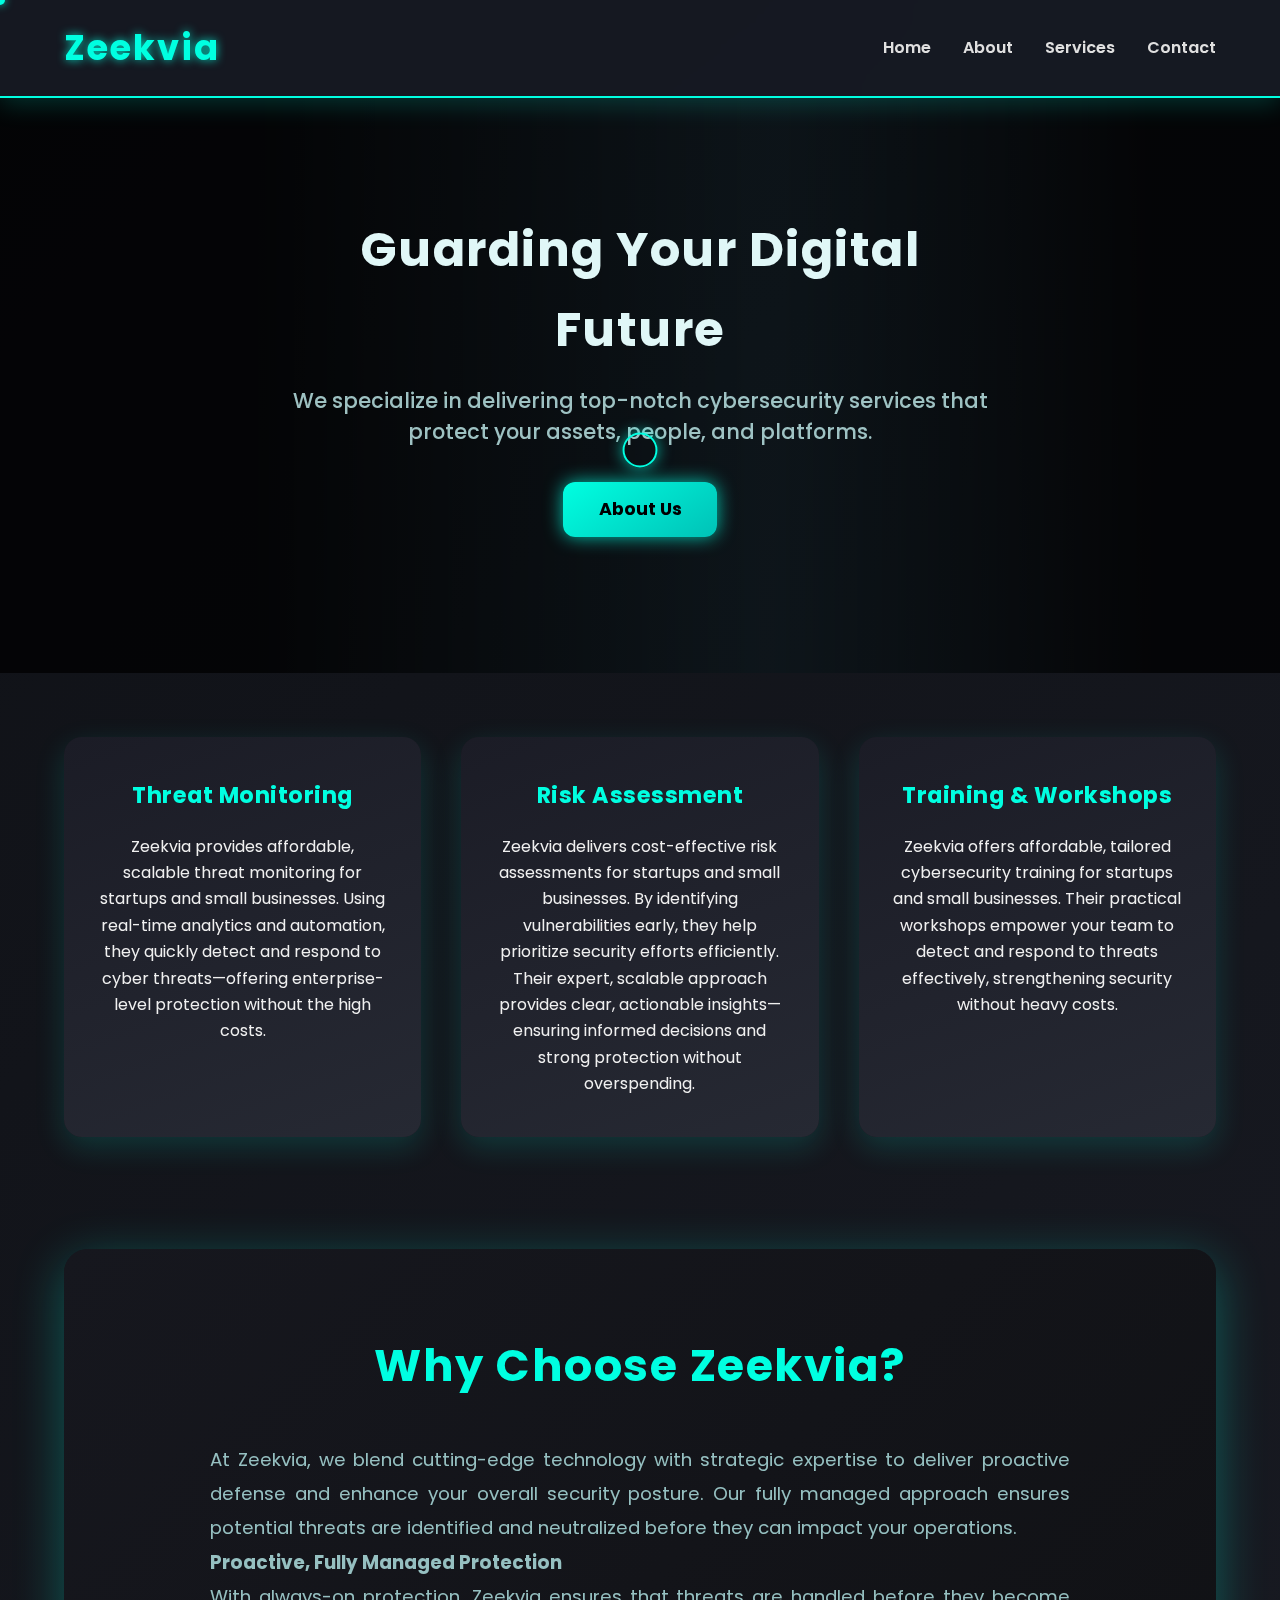
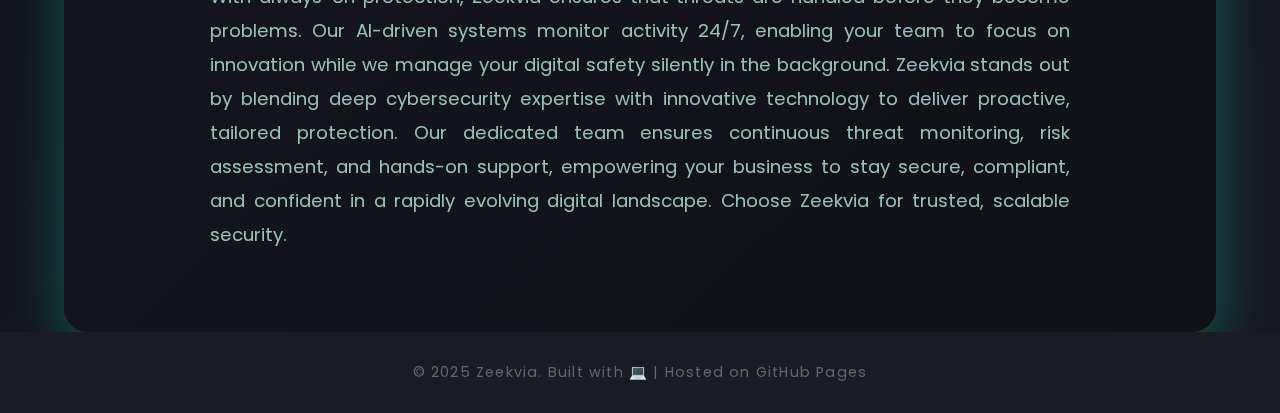
<file: index.html>
<!DOCTYPE html>
<html lang="en">
<head>
  <meta charset="UTF-8" />
  <meta name="viewport" content="width=device-width, initial-scale=1" />
  <meta http-equiv="X-UA-Compatible" content="IE=edge" />
  <title>Zeekvia | Cybersecurity Consultancy</title>
  <link rel="stylesheet" href="./style.css" />
  <style>
    body {
      cursor: none;
    }
    .cursor-dot,
    .cursor-outline {
      position: fixed;
      pointer-events: none;
      z-index: 10000;
      transform: translate(-50%, -50%);
      border-radius: 50%;
      opacity: 0;
      transition: opacity 0.3s ease, transform 0.1s ease;
    }
    .cursor-dot {
      width: 10px;
      height: 10px;
      background-color: #00ffe1;
      box-shadow: 0 0 8px #00ffe1cc;
    }
    .cursor-outline {
      width: 35px;
      height: 35px;
      border: 2px solid #00ffe1;
      opacity: 0.6;
      box-shadow: 0 0 15px #00ffe1aa;
      transition: transform 0.2s ease-out, opacity 0.3s ease;
    }
    body.active-cursor .cursor-dot,
    body.active-cursor .cursor-outline {
      opacity: 1;
    }
    body.cursor-hover .cursor-outline {
      transform: scale(1.8);
      border-color: #ff00d4;
      box-shadow: 0 0 20px #ff00d4;
    }
    /* Make feature articles show pointer cursor */
    .feature {
      cursor: pointer;
    }
  </style>
  <script defer>
    document.addEventListener('DOMContentLoaded', () => {
      const features = document.querySelectorAll('.feature');
      features.forEach(feature => {
        feature.addEventListener('click', () => {
          window.location.href = 'services.html';
        });
      });

      const dot = document.querySelector('.cursor-dot');
      const outline = document.querySelector('.cursor-outline');

      let targetX = window.innerWidth / 2;
      let targetY = window.innerHeight / 2;
      let currentX = targetX;
      let currentY = targetY;
      const delay = 8;

      function showCursor() {
        document.body.classList.add('active-cursor');
      }
      function hideCursor() {
        document.body.classList.remove('active-cursor');
      }

      document.addEventListener('mousemove', e => {
        targetX = e.clientX;
        targetY = e.clientY;
        dot.style.left = `${targetX}px`;
        dot.style.top = `${targetY}px`;
        showCursor();
      });

      window.addEventListener('mouseout', hideCursor);
      window.addEventListener('mouseleave', hideCursor);
      window.addEventListener('mouseenter', showCursor);

      function animate() {
        currentX += (targetX - currentX) / delay;
        currentY += (targetY - currentY) / delay;
        outline.style.left = `${currentX}px`;
        outline.style.top = `${currentY}px`;
        requestAnimationFrame(animate);
      }
      animate();

      const hoverTargets = document.querySelectorAll('a, button, .feature');
      hoverTargets.forEach(el => {
        el.addEventListener('mouseenter', () => {
          document.body.classList.add('cursor-hover');
        });
        el.addEventListener('mouseleave', () => {
          document.body.classList.remove('cursor-hover');
        });
      });
    });
  </script>
</head>
<body class="active-cursor">
  <header class="navbar animate-fade-down" role="banner">
    <div class="container nav-container">
      <a href="index.html" class="logo" aria-label="Zeekvia Home">Zeekvia</a>
      <nav role="navigation" aria-label="Primary Navigation">
        <ul class="nav-links">
          <li><a href="index.html" tabindex="0">Home</a></li>
          <li><a href="about.html" tabindex="0">About</a></li>
          <li><a href="services.html" tabindex="0">Services</a></li>
          <li><a href="contact.html" tabindex="0">Contact</a></li>
        </ul>
      </nav>
    </div>
  </header>

  <main>
    <section class="hero animate-fade-in" role="region" aria-label="Hero Section">
      <div class="container hero-content">
        <h1 class="stylish-text" tabindex="0">Guarding Your Digital Future</h1>
        <p tabindex="0">We specialize in delivering top-notch cybersecurity services that protect your assets, people, and platforms.</p>
        <a href="about.html" class="btn" role="button" tabindex="0">About Us</a>
      </div>
    </section>

    <section class="features container animate-slide-up" role="region" aria-label="Core Services">
      <article class="feature" tabindex="0" aria-label="Threat Monitoring Service">
        <h3>Threat Monitoring</h3>
        <p>Zeekvia provides affordable, scalable threat monitoring for startups and small businesses. Using real-time analytics and automation, they quickly detect and respond to cyber threats—offering enterprise-level protection without the high costs.</p>
      </article>

      <article class="feature" tabindex="0" aria-label="Risk Assessment Service">
        <h3>Risk Assessment</h3>
        <p>Zeekvia delivers cost-effective risk assessments for startups and small businesses. By identifying vulnerabilities early, they help prioritize security efforts efficiently. Their expert, scalable approach provides clear, actionable insights—ensuring informed decisions and strong protection without overspending.</p>
      </article>

      <article class="feature" tabindex="0" aria-label="Training and Workshops">
        <h3>Training & Workshops</h3>
        <p>Zeekvia offers affordable, tailored cybersecurity training for startups and small businesses. Their practical workshops empower your team to detect and respond to threats effectively, strengthening security without heavy costs.</p>
      </article>
    </section>

    <section id="why-choose-us" class="why-choose-us container animate-slide-up" role="region" aria-label="Why Choose Zeekvia">
      <h2 class="stylish-text" tabindex="0">Why Choose Zeekvia?</h2>
      <p tabindex="0">At Zeekvia, we blend cutting-edge technology with strategic expertise to deliver proactive defense and enhance your overall security posture. Our fully managed approach ensures potential threats are identified and neutralized before they can impact your operations.</p>
      <p tabindex="0"><strong>Proactive, Fully Managed Protection</strong><br />
        With always-on protection, Zeekvia ensures that threats are handled before they become problems. Our AI-driven systems monitor activity 24/7, enabling your team to focus on innovation while we manage your digital safety silently in the background. Zeekvia stands out by blending deep cybersecurity expertise with innovative technology to deliver proactive, tailored protection. Our dedicated team ensures continuous threat monitoring, risk assessment, and hands-on support, empowering your business to stay secure, compliant, and confident in a rapidly evolving digital landscape. Choose Zeekvia for trusted, scalable security.
      </p>
    </section>
  </main>

  <footer role="contentinfo" aria-label="Site Footer">
    <p>&copy; 2025 Zeekvia. Built with 💻 | Hosted on GitHub Pages</p>
  </footer>

  <!-- Custom Cursor -->
  <div class="cursor-dot"></div>
  <div class="cursor-outline"></div>
</body>
</html>
</file>
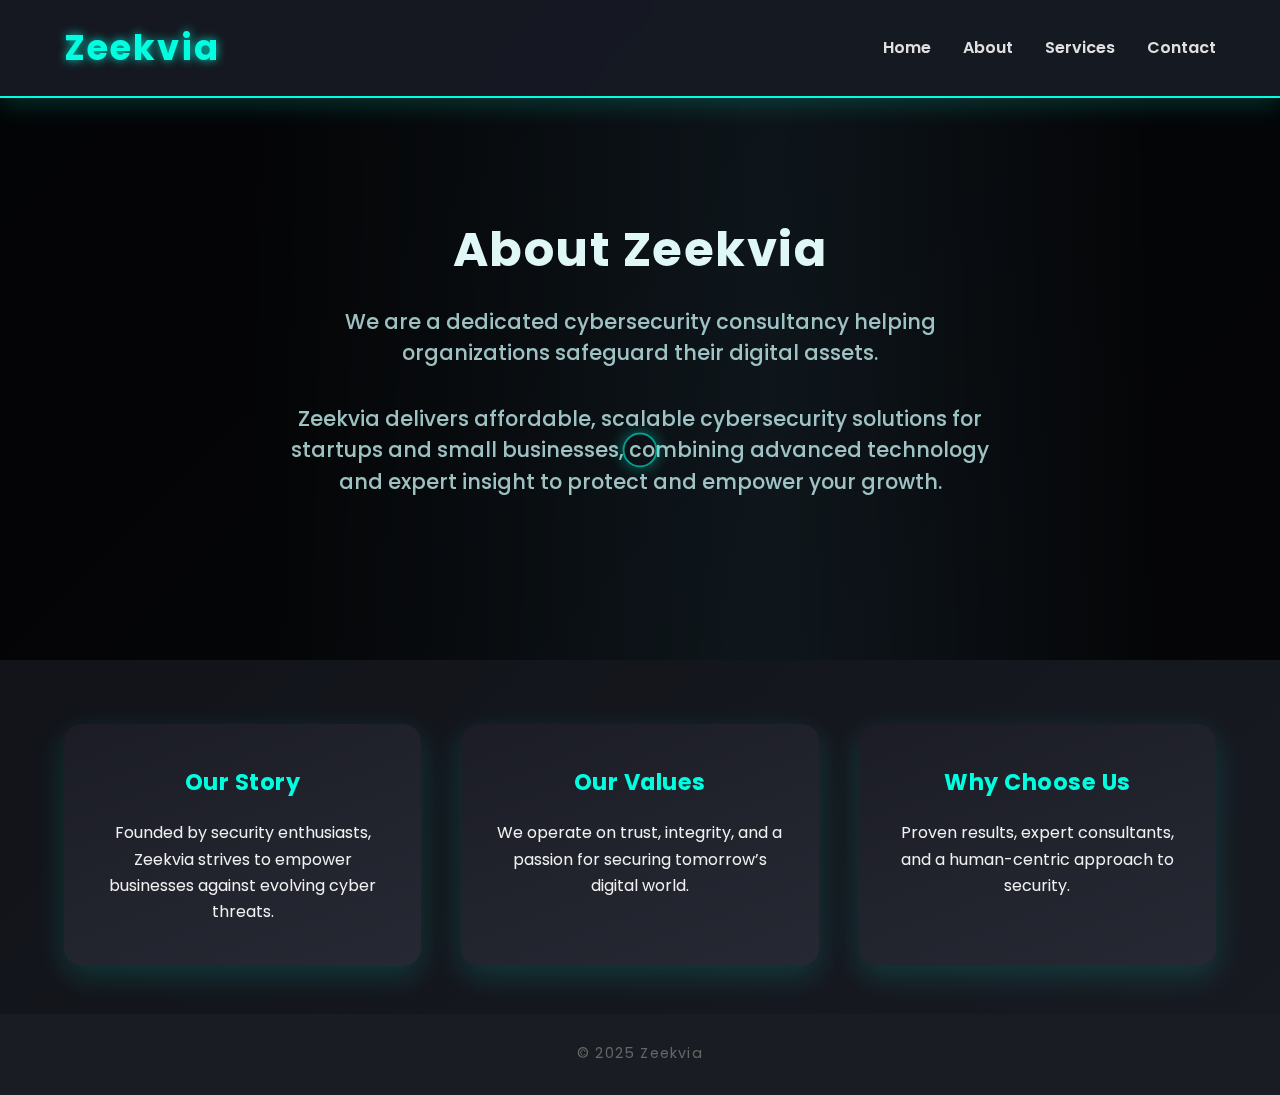
<file: about.html>
<!DOCTYPE html>
<html lang="en">
<head>
  <meta charset="UTF-8" />
  <meta name="viewport" content="width=device-width, initial-scale=1" />
  <meta http-equiv="X-UA-Compatible" content="IE=edge" />
  <title>About | Zeekvia</title>

  <!-- Main site styles -->
  <link rel="stylesheet" href="./style.css" />

  <!-- Minimal additive cursor styles -->
  <style>
    body {
      cursor: none;
    }

    .cursor-dot,
    .cursor-outline {
      position: fixed;
      pointer-events: none;
      z-index: 10000;
      transform: translate(-50%, -50%);
      border-radius: 50%;
      opacity: 0;
      transition: opacity 0.3s ease, transform 0.1s ease;
    }

    .cursor-dot {
      width: 10px;
      height: 10px;
      background-color: #00ffe1;
      box-shadow: 0 0 8px #00ffe1cc;
    }

    .cursor-outline {
      width: 35px;
      height: 35px;
      border: 2px solid #00ffe1;
      opacity: 0.6;
      box-shadow: 0 0 15px #00ffe1aa;
      transition: transform 0.2s ease-out, opacity 0.3s ease;
    }

    body.active-cursor .cursor-dot,
    body.active-cursor .cursor-outline {
      opacity: 1;
    }

    body.cursor-hover .cursor-outline {
      transform: scale(1.8);
      border-color: #ff00d4;
      box-shadow: 0 0 20px #ff00d4;
    }

    /* Make the "Why Choose Us" feature clickable */
    .feature.clickable {
      cursor: pointer;
    }
  </style>
</head>
<body>
  <!-- NAVBAR -->
  <header class="navbar animate-fade-down">
    <div class="container nav-container">
      <a href="index.html" class="logo">Zeekvia</a>
      <nav>
        <ul class="nav-links">
          <li><a href="index.html">Home</a></li>
          <li><a href="about.html" class="active">About</a></li>
          <li><a href="services.html">Services</a></li>
          <li><a href="contact.html">Contact</a></li>
        </ul>
      </nav>
    </div>
  </header>

  <!-- MAIN CONTENT -->
  <main>
    <!-- Hero -->
    <section class="hero animate-fade-in">
      <div class="container hero-content">
        <h1>About Zeekvia</h1>
        <p>We are a dedicated cybersecurity consultancy helping organizations safeguard their digital assets.</p>

        <p>Zeekvia delivers affordable, scalable cybersecurity solutions for startups and small businesses, combining advanced technology and expert insight to protect and empower your growth.</p>
      </div>
    </section>

    <!-- Features -->
    <section class="features container animate-slide-up">
      <div class="feature">
        <h3>Our Story</h3>
        <p>Founded by security enthusiasts, Zeekvia strives to empower businesses against evolving cyber threats.</p>
      </div>
      <div class="feature">
        <h3>Our Values</h3>
        <p>We operate on trust, integrity, and a passion for securing tomorrow’s digital world.</p>
      </div>
      <!-- Make this whole box clickable -->
      <div class="feature clickable" tabindex="0" role="link" aria-label="Why Choose Us - Navigate to homepage">
        <h3>Why Choose Us</h3>
        <p>Proven results, expert consultants, and a human-centric approach to security.</p>
      </div>
    </section>
  </main>

  <!-- FOOTER -->
  <footer>
    <p>&copy; 2025 Zeekvia</p>
  </footer>

  <!-- Custom cursor elements -->
  <div class="cursor-dot"></div>
  <div class="cursor-outline"></div>

  <!-- Custom cursor script + clickable div redirect -->
  <script>
    document.addEventListener('DOMContentLoaded', () => {
      const dot = document.querySelector('.cursor-dot');
      const outline = document.querySelector('.cursor-outline');

      let targetX = window.innerWidth / 2;
      let targetY = window.innerHeight / 2;
      let currentX = targetX;
      let currentY = targetY;
      const delay = 8;

      function showCursor() {
        document.body.classList.add('active-cursor');
      }
      function hideCursor() {
        document.body.classList.remove('active-cursor');
      }

      document.addEventListener('mousemove', e => {
        targetX = e.clientX;
        targetY = e.clientY;
        dot.style.left = `${targetX}px`;
        dot.style.top = `${targetY}px`;
        showCursor();
      });

      window.addEventListener('mouseout', hideCursor);
      window.addEventListener('mouseleave', hideCursor);
      window.addEventListener('mouseenter', showCursor);

      function animate() {
        currentX += (targetX - currentX) / delay;
        currentY += (targetY - currentY) / delay;
        outline.style.left = `${currentX}px`;
        outline.style.top = `${currentY}px`;
        requestAnimationFrame(animate);
      }
      animate();

      const hoverTargets = document.querySelectorAll('a, button, .feature');
      hoverTargets.forEach(el => {
        el.addEventListener('mouseenter', () => {
          document.body.classList.add('cursor-hover');
        });
        el.addEventListener('mouseleave', () => {
          document.body.classList.remove('cursor-hover');
        });
      });

      const whyChooseUsBox = document.querySelector('.feature.clickable');
      whyChooseUsBox.addEventListener('click', () => {
        window.location.href = 'index.html#why-choose-us';
      });
      whyChooseUsBox.addEventListener('keypress', (e) => {
        if (e.key === 'Enter' || e.key === ' ') {
          window.location.href = 'index.html#why-choose-us';
        }
      });
    });
  </script>
</body>
</html>
</file>
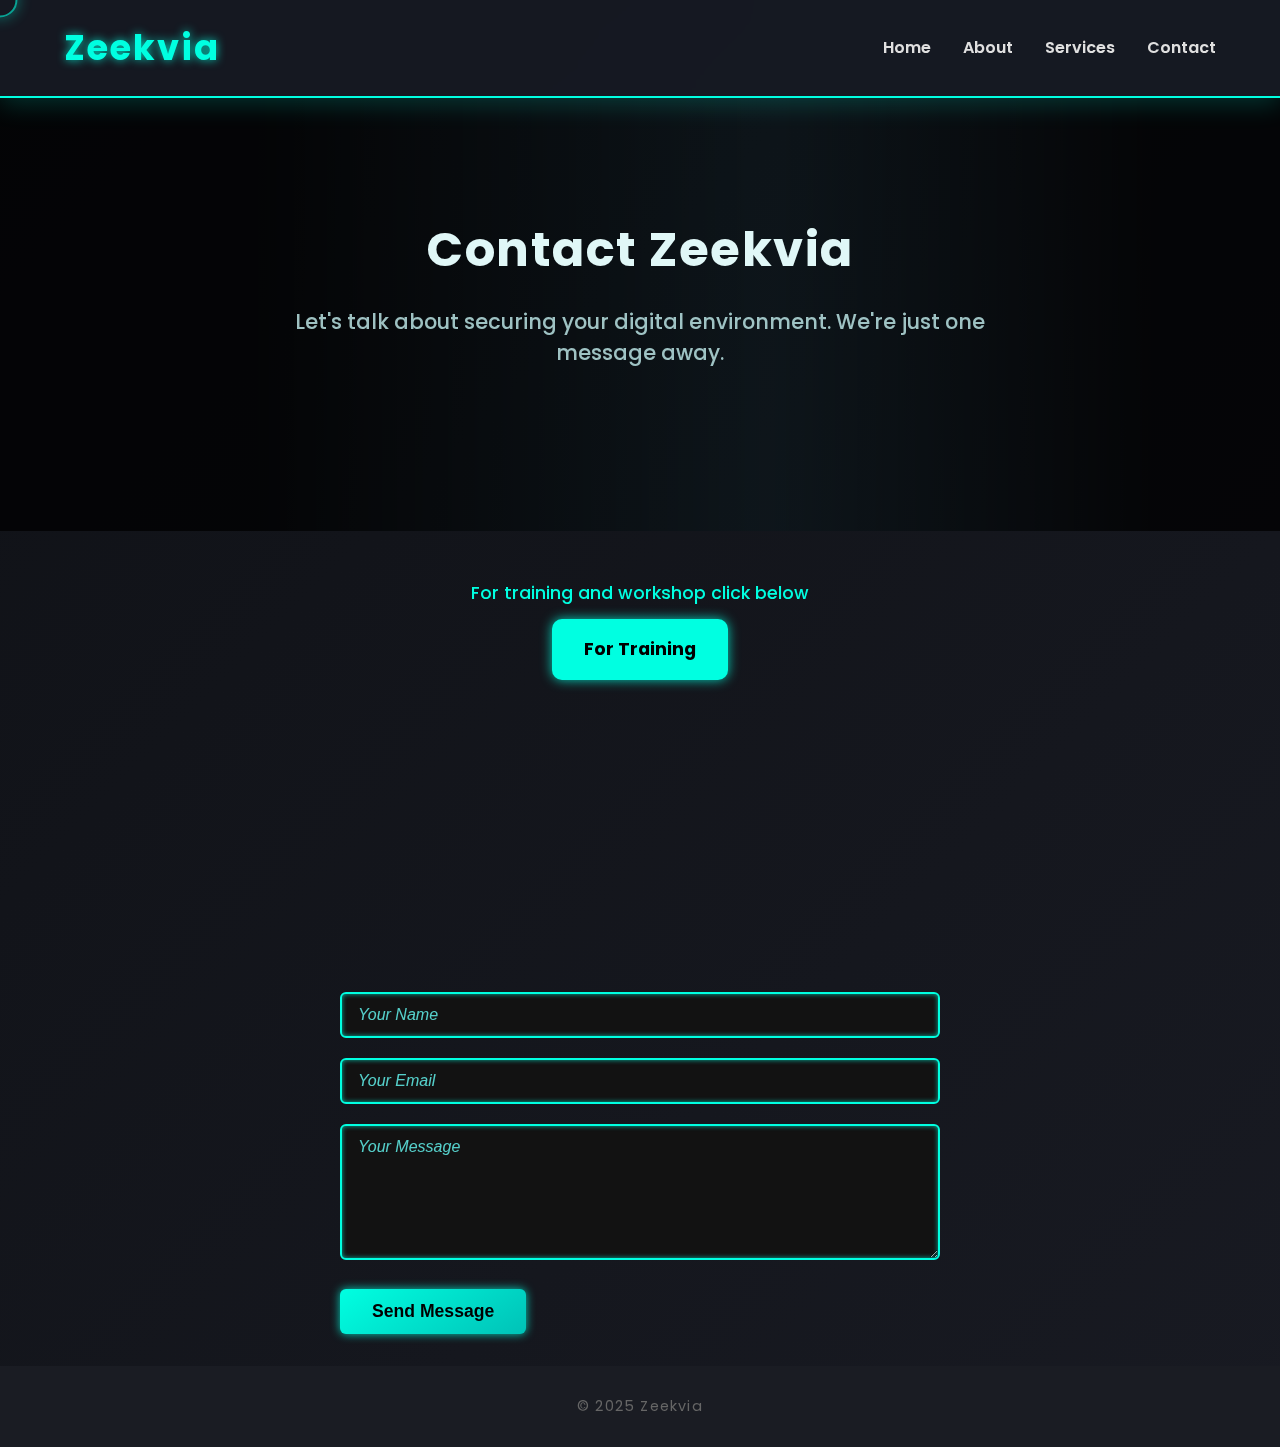
<file: contact.html>
<!DOCTYPE html>
<html lang="en">
<head>
  <meta charset="UTF-8" />
  <meta name="viewport" content="width=device-width, initial-scale=1" />
  <meta http-equiv="X-UA-Compatible" content="IE=edge" />
  <title>Contact | Zeekvia</title>

  <link rel="stylesheet" href="./style.css" />

  <style>
    body {
      cursor: none;
    }

    .cursor-dot, .cursor-outline {
      position: fixed;
      pointer-events: none;
      z-index: 10000;
      transform: translate(-50%, -50%);
      border-radius: 50%;
      opacity: 0;
      transition: opacity 0.3s ease, transform 0.1s ease;
    }

    .cursor-dot {
      width: 10px;
      height: 10px;
      background-color: #00ffe1;
      box-shadow: 0 0 8px #00ffe1cc;
    }

    .cursor-outline {
      width: 35px;
      height: 35px;
      border: 2px solid #00ffe1;
      opacity: 0.6;
      box-shadow: 0 0 15px #00ffe1aa;
      transition: transform 0.2s ease-out, opacity 0.3s ease;
    }

    body.active-cursor .cursor-dot,
    body.active-cursor .cursor-outline {
      opacity: 1;
    }

    body.cursor-hover .cursor-outline {
      transform: scale(1.8);
      border-color: #ff00d4;
      box-shadow: 0 0 20px #ff00d4;
    }

    .hidden {
      display: none;
    }

    .training-section {
      text-align: center;
      margin: 3rem auto 1rem;
    }

    .training-section p {
      font-size: 1.1rem;
      font-weight: 500;
      color: #00ffe1;
      margin-bottom: 0.7rem;
    }

    .training-button {
      display: inline-block;
      padding: 1rem 2rem;
      background-color: #00ffe1;
      color: #000;
      font-size: 1.1rem;
      font-weight: bold;
      border-radius: 10px;
      text-decoration: none;
      box-shadow: 0 0 12px #00ffe1cc;
      transition: transform 0.2s ease, box-shadow 0.3s ease;
    }

    .training-button:hover {
      transform: scale(1.05);
      box-shadow: 0 0 20px #00ffe1;
    }
  </style>
</head>
<body>
  <!-- NAVBAR -->
  <header class="navbar animate-fade-down">
    <div class="container nav-container">
      <a href="index.html" class="logo">Zeekvia</a>
      <nav>
        <ul class="nav-links">
          <li><a href="index.html">Home</a></li>
          <li><a href="about.html">About</a></li>
          <li><a href="services.html">Services</a></li>
          <li><a href="contact.html" class="active">Contact</a></li>
        </ul>
      </nav>
    </div>
  </header>

  <!-- MAIN CONTENT -->
  <main>
    <section class="hero animate-fade-in">
      <div class="container hero-content">
        <h1>Contact Zeekvia</h1>
        <p>Let's talk about securing your digital environment. We're just one message away.</p>
      </div>
    </section>

    <!-- Training Section -->
    <div class="training-section">
      <p>For training and workshop click below</p>
      <a
        href="https://forms.gle/WYprSi2zrA2h785T7"
        target="_blank"
        class="training-button"
      >
        For Training
      </a>
    </div>

<p>
</p>
<br>
</br>
<p>
</p>
<br>
</br>
<p>
</p>
<br>
</br>
<p>
</p>
<br>
</br>
<p>
</p>
<br>
</br>
    <!-- Contact Form -->
    <section class="container animate-slide-up" style="max-width: 600px; margin: 2rem auto;">
      <form
        name="contact"
        method="POST"
        data-netlify="true"
        netlify-honeypot="bot-field"
        action="thankyou.html"
        class="contact-form"
        aria-label="Contact form"
      >
        <input type="hidden" name="form-name" value="contact" />
        <p class="hidden">
          <label>Don’t fill this out if you’re human: <input name="bot-field" /></label>
        </p>

        <input type="text" name="name" placeholder="Your Name" required autocomplete="name" />
        <input type="email" name="email" placeholder="Your Email" required autocomplete="email" />
        <textarea name="message" placeholder="Your Message" rows="6" required></textarea>
        <button type="submit" class="btn">Send Message</button>
      </form>
    </section>
  </main>

  <footer>
    <p>&copy; 2025 Zeekvia</p>
  </footer>

  <div class="cursor-dot"></div>
  <div class="cursor-outline"></div>

  <!-- Cursor Script -->
  <script>
    document.addEventListener('DOMContentLoaded', () => {
      const dot = document.querySelector('.cursor-dot');
      const outline = document.querySelector('.cursor-outline');
      let targetX = 0, targetY = 0, currentX = 0, currentY = 0;
      const delay = 8;
      let hasMoved = false;

      function animate() {
        if (hasMoved) {
          currentX += (targetX - currentX) / delay;
          currentY += (targetY - currentY) / delay;
          outline.style.left = currentX + 'px';
          outline.style.top = currentY + 'px';
        }
        requestAnimationFrame(animate);
      }
      animate();

      document.addEventListener('mousemove', e => {
        targetX = e.clientX;
        targetY = e.clientY;
        dot.style.left = targetX + 'px';
        dot.style.top = targetY + 'px';
        if (!hasMoved) {
          hasMoved = true;
          document.body.classList.add('active-cursor');
        }
      });

      window.addEventListener('mouseleave', () => document.body.classList.remove('active-cursor'));
      window.addEventListener('mouseenter', () => {
        if (hasMoved) document.body.classList.add('active-cursor');
      });

      const hoverTargets = document.querySelectorAll('a, button, .btn, .feature');
      hoverTargets.forEach(el => {
        el.addEventListener('mouseenter', () => document.body.classList.add('cursor-hover'));
        el.addEventListener('mouseleave', () => document.body.classList.remove('cursor-hover'));
      });
    });
  </script>
</body>
</html>
</file>
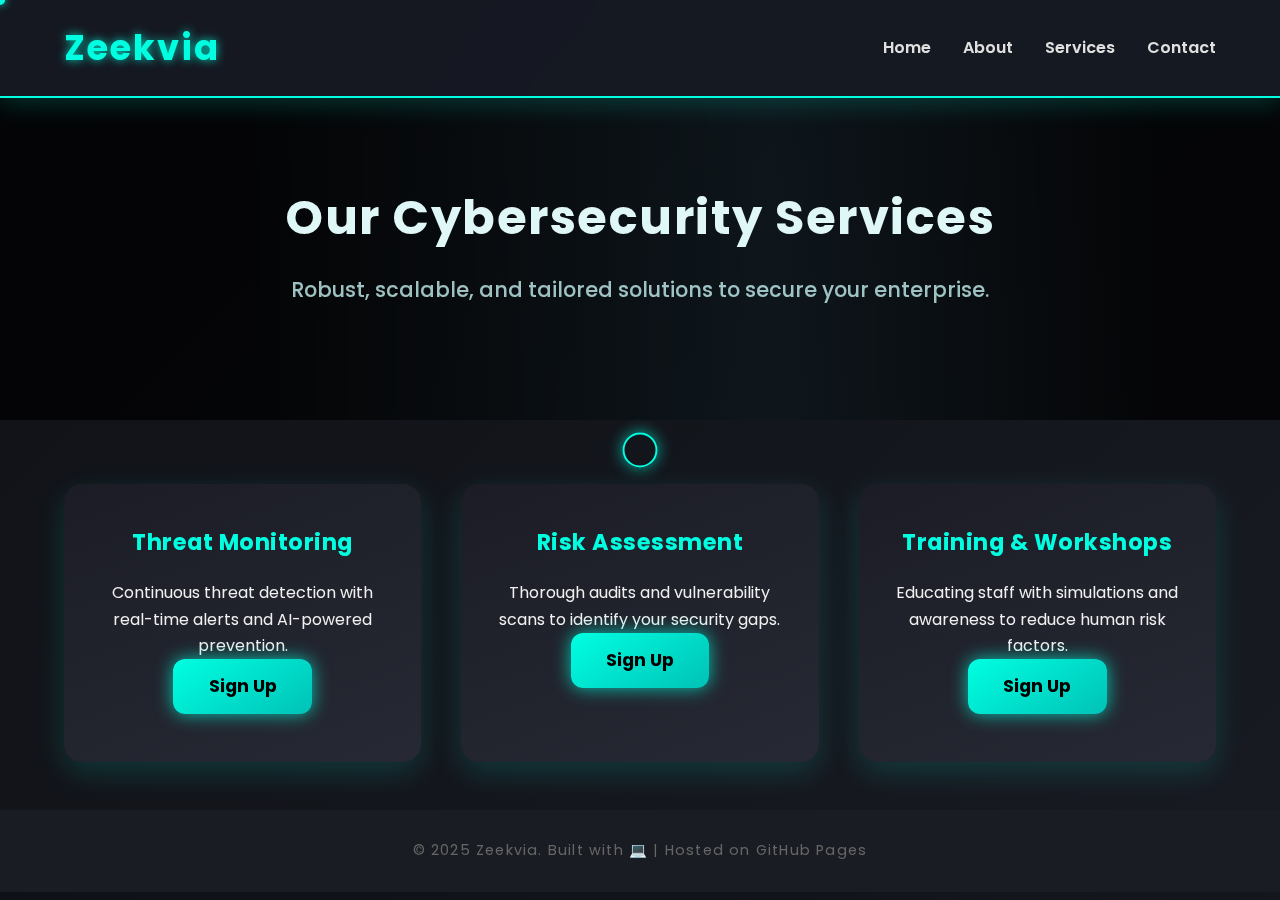
<file: services.html>
<!DOCTYPE html>
<html lang="en">
<head>
  <meta charset="UTF-8" />
  <meta name="viewport" content="width=device-width, initial-scale=1" />
  <meta http-equiv="X-UA-Compatible" content="IE=edge" />
  <title>Services | Zeekvia</title>
  <link rel="stylesheet" href="./style.css" />
  <style>
    body {
      cursor: none;
    }
    .cursor-dot,
    .cursor-outline {
      position: fixed;
      pointer-events: none;
      z-index: 10000;
      transform: translate(-50%, -50%);
      border-radius: 50%;
      opacity: 0;
      transition: opacity 0.3s ease, transform 0.1s ease;
    }
    .cursor-dot {
      width: 10px;
      height: 10px;
      background-color: #00ffe1;
      box-shadow: 0 0 8px #00ffe1cc;
    }
    .cursor-outline {
      width: 35px;
      height: 35px;
      border: 2px solid #00ffe1;
      opacity: 0.6;
      box-shadow: 0 0 15px #00ffe1aa;
      transition: transform 0.2s ease-out, opacity 0.3s ease;
    }
    body.active-cursor .cursor-dot,
    body.active-cursor .cursor-outline {
      opacity: 1;
    }
    body.cursor-hover .cursor-outline {
      transform: scale(1.8);
      border-color: #ff00d4;
      box-shadow: 0 0 20px #ff00d4;
    }
    a, .btn-signup {
      cursor: pointer;
    }
  </style>
  <script defer>
    document.addEventListener('DOMContentLoaded', () => {
      const dot = document.querySelector('.cursor-dot');
      const outline = document.querySelector('.cursor-outline');

      let targetX = window.innerWidth / 2;
      let targetY = window.innerHeight / 2;
      let currentX = targetX;
      let currentY = targetY;
      const delay = 8;

      function showCursor() {
        document.body.classList.add('active-cursor');
      }
      function hideCursor() {
        document.body.classList.remove('active-cursor');
      }

      document.addEventListener('mousemove', e => {
        targetX = e.clientX;
        targetY = e.clientY;
        dot.style.left = `${targetX}px`;
        dot.style.top = `${targetY}px`;
        showCursor();
      });

      window.addEventListener('mouseout', hideCursor);
      window.addEventListener('mouseleave', hideCursor);
      window.addEventListener('mouseenter', showCursor);

      function animate() {
        currentX += (targetX - currentX) / delay;
        currentY += (targetY - currentY) / delay;
        outline.style.left = `${currentX}px`;
        outline.style.top = `${currentY}px`;
        requestAnimationFrame(animate);
      }
      animate();

      const hoverTargets = document.querySelectorAll('a, .btn-signup');
      hoverTargets.forEach(el => {
        el.addEventListener('mouseenter', () => {
          document.body.classList.add('cursor-hover');
        });
        el.addEventListener('mouseleave', () => {
          document.body.classList.remove('cursor-hover');
        });
      });
    });
  </script>
</head>
<body class="active-cursor">
  <!-- NAVBAR -->
  <header class="navbar animate-fade-down">
    <div class="container nav-container">
      <a href="index.html" class="logo">Zeekvia</a>
      <nav>
        <ul class="nav-links">
          <li><a href="index.html">Home</a></li>
          <li><a href="about.html">About</a></li>
          <li><a href="services.html" class="active">Services</a></li>
          <li><a href="contact.html">Contact</a></li>
        </ul>
      </nav>
    </div>
  </header>

  <main>
    <!-- HERO SECTION -->
    <section class="hero animate-fade-in" style="padding: 5rem 0;">
      <div class="container hero-content">
        <h1 class="stylish-text">Our Cybersecurity Services</h1>
        <p>Robust, scalable, and tailored solutions to secure your enterprise.</p>
      </div>
    </section>

    <!-- SERVICES SECTION -->
    <section class="features container animate-slide-up" aria-label="List of cybersecurity services">

      <div class="feature">
        <h3>Threat Monitoring</h3>
        <p>
         Continuous threat detection with real-time alerts and AI-powered prevention.
        </p>
        <a href="contact.html" class="btn-signup">Sign Up</a>
      </div>

      <div class="feature">
        <h3>Risk Assessment</h3>
        <p>Thorough audits and vulnerability scans to identify your security gaps.</p>
        <a href="contact.html" class="btn-signup">Sign Up</a>
      </div>

      <div class="feature">
        <h3>Training & Workshops</h3>
        <p>Educating staff with simulations and awareness to reduce human risk factors.</p>
        <a href="contact.html" class="btn-signup">Sign Up</a>
      </div>

    </section>
  </main>

  <!-- FOOTER -->
  <footer>
    <p>&copy; 2025 Zeekvia. Built with 💻 | Hosted on GitHub Pages</p>
  </footer>

  <!-- CUSTOM CURSOR -->
  <div class="cursor-dot"></div>
  <div class="cursor-outline"></div>
</body>
</html>
</file>
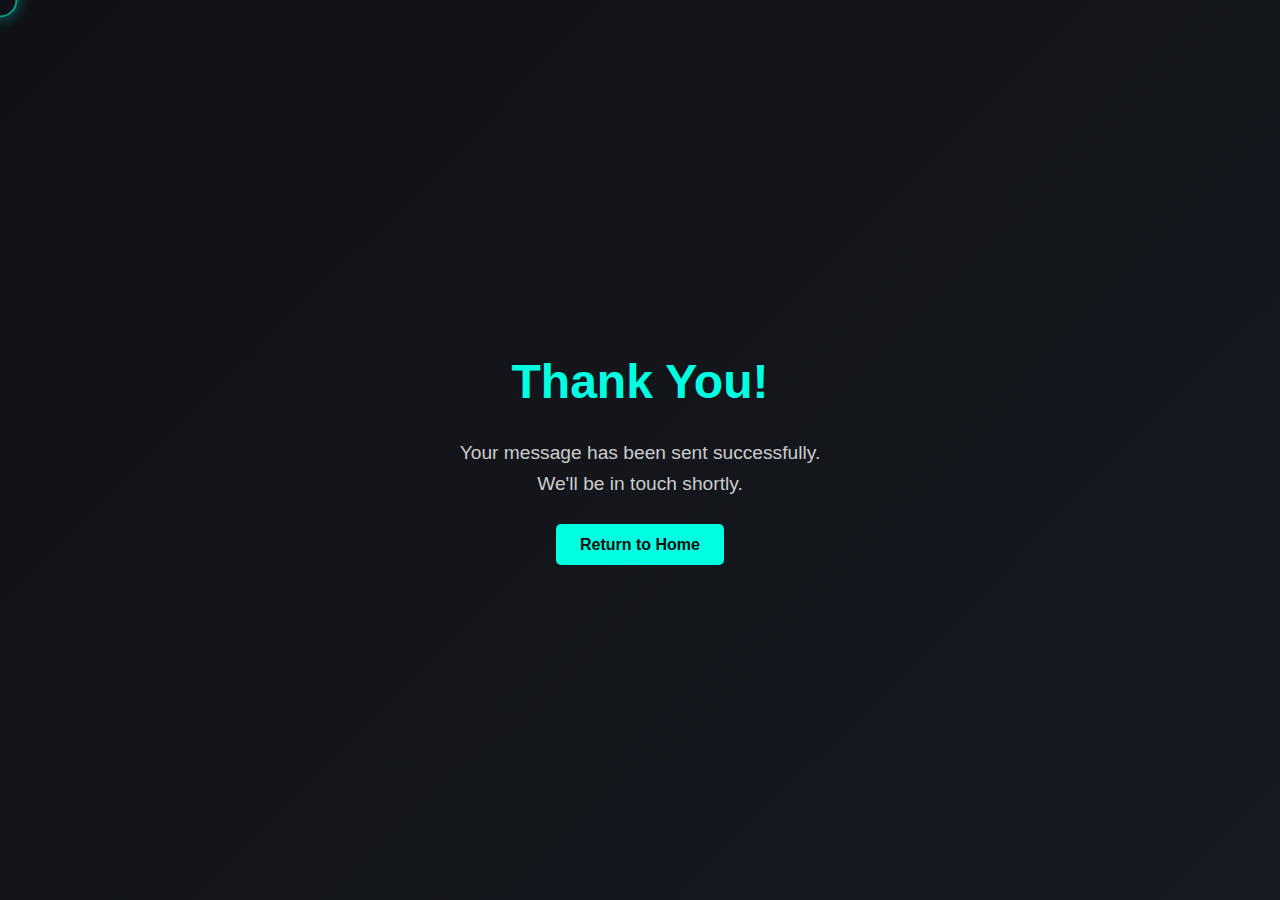
<file: thankyou.html>
<!DOCTYPE html>
<html lang="en">
<head>
  <meta charset="UTF-8" />
  <meta name="viewport" content="width=device-width, initial-scale=1" />
  <meta http-equiv="X-UA-Compatible" content="IE=edge" />
  <title>Thank You | Zeekvia</title>

  <link rel="stylesheet" href="./style.css" />

  <style>
    body {
      margin: 0;
      font-family: 'Segoe UI', Tahoma, Geneva, Verdana, sans-serif;
      background-color: #0f0f0f;
      color: #ffffff;
      display: flex;
      flex-direction: column;
      align-items: center;
      justify-content: center;
      height: 100vh;
      text-align: center;
      cursor: none;
    }

    h1 {
      font-size: 3rem;
      color: #00ffe1;
      margin-bottom: 1rem;
    }

    p {
      font-size: 1.2rem;
      color: #ccc;
      margin-bottom: 2rem;
    }

    a {
      padding: 0.75rem 1.5rem;
      background-color: #00ffe1;
      color: #0f0f0f;
      text-decoration: none;
      font-weight: bold;
      border-radius: 5px;
      transition: background-color 0.3s ease;
    }

    a:hover {
      background-color: #ff00d4;
      color: #fff;
    }

    .cursor-dot,
    .cursor-outline {
      position: fixed;
      pointer-events: none;
      z-index: 10000;
      transform: translate(-50%, -50%);
      border-radius: 50%;
      opacity: 0;
      transition: opacity 0.3s ease, transform 0.1s ease;
    }

    .cursor-dot {
      width: 10px;
      height: 10px;
      background-color: #00ffe1;
      box-shadow: 0 0 8px #00ffe1cc;
    }

    .cursor-outline {
      width: 35px;
      height: 35px;
      border: 2px solid #00ffe1;
      opacity: 0.6;
      box-shadow: 0 0 15px #00ffe1aa;
      transition: transform 0.2s ease-out, opacity 0.3s ease;
    }

    body.active-cursor .cursor-dot,
    body.active-cursor .cursor-outline {
      opacity: 1;
    }

    body.cursor-hover .cursor-outline {
      transform: scale(1.8);
      border-color: #ff00d4;
      box-shadow: 0 0 20px #ff00d4;
    }
  </style>
</head>
<body>
  <div>
    <h1>Thank You!</h1>
    <p>Your message has been sent successfully.<br />We'll be in touch shortly.</p>
    <a href="index.html">Return to Home</a>
  </div>

  <div class="cursor-dot"></div>
  <div class="cursor-outline"></div>

  <script>
    document.addEventListener('DOMContentLoaded', () => {
      const dot = document.querySelector('.cursor-dot');
      const outline = document.querySelector('.cursor-outline');
      let targetX = 0, targetY = 0, currentX = 0, currentY = 0;
      const delay = 8;
      let hasMoved = false;

      function animate() {
        if (hasMoved) {
          currentX += (targetX - currentX) / delay;
          currentY += (targetY - currentY) / delay;
          outline.style.left = currentX + 'px';
          outline.style.top = currentY + 'px';
        }
        requestAnimationFrame(animate);
      }
      animate();

      document.addEventListener('mousemove', e => {
        targetX = e.clientX;
        targetY = e.clientY;
        dot.style.left = targetX + 'px';
        dot.style.top = targetY + 'px';

        if (!hasMoved) {
          hasMoved = true;
          document.body.classList.add('active-cursor');
        }
      });

      window.addEventListener('mouseleave', () => {
        document.body.classList.remove('active-cursor');
      });

      window.addEventListener('mouseenter', () => {
        if (hasMoved) {
          document.body.classList.add('active-cursor');
        }
      });

      const hoverTargets = document.querySelectorAll('a, button');
      hoverTargets.forEach(el => {
        el.addEventListener('mouseenter', () => {
          document.body.classList.add('cursor-hover');
        });
        el.addEventListener('mouseleave', () => {
          document.body.classList.remove('cursor-hover');
        });
      });
    });
  </script>
</body>
</html>
</file>
<file: style.css>
@import url('https://fonts.googleapis.com/css2?family=Poppins:wght@500;600&display=swap');

/* Reset & Base Styles */
*,
*::before,
*::after {
  margin: 0;
  padding: 0;
  box-sizing: border-box;
  transition: background-color 0.35s ease, color 0.35s ease, box-shadow 0.35s ease, transform 0.35s ease;
}

html {
  scroll-behavior: smooth;
  font-size: 16px;
  -webkit-font-smoothing: antialiased;
  -moz-osx-font-smoothing: grayscale;
}

body {
  font-family: 'Poppins', sans-serif;
  background: linear-gradient(135deg, #0f1116, #181a22);
  color: #f0f0f0;
  line-height: 1.65;
  cursor: none;
  overflow-x: hidden;
}

/* Container */
.container {
  width: 90%;
  max-width: 1200px;
  margin: 0 auto;
}

/* Navigation */
.navbar {
  position: sticky;
  top: 0;
  z-index: 1100;
  background: rgba(22, 25, 34, 0.9);
  backdrop-filter: saturate(180%) blur(22px);
  padding: 1.2rem 0;
  box-shadow: 0 5px 25px rgba(0, 255, 225, 0.2);
  border-bottom: 2px solid #00ffe1;
  animation: fadeInDown 1s ease forwards;
}

.nav-container {
  display: flex;
  justify-content: space-between;
  align-items: center;
}

.logo {
  font-size: 2.2rem;
  font-weight: 700;
  color: #00ffe1;
  text-decoration: none;
  letter-spacing: 2px;
  text-shadow: 0 0 10px #00ffe1cc;
  user-select: none;
  cursor: default;
}

.nav-links {
  display: flex;
  gap: 2rem;
  list-style: none;
}

.nav-links li a {
  color: #e0e0e0;
  font-weight: 600;
  text-decoration: none;
  position: relative;
  padding: 0.25rem 0;
  transition: color 0.3s ease, text-shadow 0.3s ease;
  user-select: none;
}

.nav-links li a:hover,
.nav-links li a:focus {
  color: #00ffe1;
  text-shadow: 0 0 12px #00ffe1dd;
  outline: none;
}

.nav-links li a::after {
  content: '';
  position: absolute;
  bottom: -6px;
  left: 0;
  width: 0;
  height: 3px;
  background: #00ffe1;
  border-radius: 2px;
  transition: width 0.4s cubic-bezier(0.25, 1, 0.5, 1);
}

.nav-links li a:hover::after,
.nav-links li a:focus::after {
  width: 100%;
}

/* Hero Section */
.hero {
  position: relative;
  background: url('https://images.unsplash.com/photo-1620332371083-94d21bc63317?auto=format&fit=crop&w=1470&q=80') no-repeat center center / cover;
  padding: 7rem 1rem 8rem;
  text-align: center;
  overflow: hidden;
  color: #e0f7f7;
}

.hero::before {
  content: "";
  position: absolute;
  inset: 0;
  background: linear-gradient(90deg, rgba(15, 17, 22, 0.85) 20%, rgba(0, 255, 225, 0.3) 60%, rgba(15, 17, 22, 0.85) 90%);
  z-index: 0;
  mix-blend-mode: multiply;
}

.hero-content {
  position: relative;
  z-index: 1;
  max-width: 720px;
  margin: 0 auto;
}

.hero h1 {
  font-size: 3rem;
  font-weight: 700;
  letter-spacing: 1.5px;
  margin-bottom: 1rem;
  cursor: pointer;
  transition: transform 0.5s ease, color 0.5s ease, text-shadow 0.5s ease;
  user-select: none;
}

.hero h1:hover {
  color: #00ffe1;
  transform: scale(1.12) rotate(-1deg);
  text-shadow: 0 0 15px #00ffe1cc;
}

.hero p {
  font-size: 1.3rem;
  font-weight: 500;
  line-height: 1.5;
  margin-bottom: 2.2rem;
  color: #c4f0f0cc;
  user-select: none;
}

/* Buttons */
.btn,
.btn-signup {
  position: relative;
  display: inline-block;
  background: linear-gradient(145deg, #00ffe1, #00c2b7);
  color: #000;
  padding: 0.8rem 2.2rem;
  border-radius: 12px;
  font-weight: 700;
  font-size: 1.1rem;
  box-shadow: 0 0 18px #00ffe1bb;
  cursor: pointer;
  user-select: none;
  border: none;
  overflow: hidden;
  transition: background 0.4s ease, box-shadow 0.4s ease, transform 0.3s ease;
  text-align: center;
  text-decoration: none;
}

.btn:hover,
.btn-signup:hover,
.btn:focus,
.btn-signup:focus {
  background: linear-gradient(145deg, #00ccba, #009984);
  box-shadow: 0 0 28px #00ffe1ee;
  transform: scale(1.07);
  outline: none;
}

.btn:active,
.btn-signup:active {
  transform: scale(0.95);
  box-shadow: 0 0 16px #00b49dcc;
}

.btn::after {
  content: "";
  position: absolute;
  background: rgba(0, 255, 225, 0.45);
  border-radius: 50%;
  width: 120px;
  height: 120px;
  top: 50%;
  left: 50%;
  pointer-events: none;
  opacity: 0;
  transform: translate(-50%, -50%) scale(0);
  transition: transform 0.5s ease, opacity 0.8s ease;
  z-index: 0;
}

.btn:active::after {
  transform: translate(-50%, -50%) scale(2.5);
  opacity: 1;
  transition: 0s;
}

/* Features Section */
.features {
  display: flex;
  flex-wrap: wrap;
  gap: 2.5rem;
  justify-content: space-between;
  padding: 4rem 0 3rem;
}

.feature {
  flex: 1 1 280px;
  background: linear-gradient(160deg, #1b1c26, #262933);
  padding: 2.5rem 2rem;
  border-radius: 18px;
  text-align: center;
  box-shadow: 0 10px 30px rgba(0, 255, 225, 0.15);
  transition: transform 0.45s ease, box-shadow 0.45s ease;
  cursor: default;
  user-select: none;
}

.feature:hover {
  transform: translateY(-14px);
  box-shadow: 0 20px 40px rgba(0, 255, 225, 0.4);
}

.feature h3 {
  color: #00ffe1;
  font-weight: 700;
  margin-bottom: 1.2rem;
  font-size: 1.4rem;
  letter-spacing: 0.5px;
}

/* Why Choose Us Section */
.why-choose-us {
  background: linear-gradient(135deg, #16171e, #101114);
  padding: 5rem 3rem 5rem;
  margin-top: 4rem;
  border-radius: 24px;
  box-shadow: 0 12px 50px rgba(0, 255, 225, 0.3);
  text-align: center;
  user-select: none;
}

.why-choose-us h2 {
  font-size: 2.8rem;
  color: #00ffe1;
  font-weight: 700;
  margin-bottom: 2.5rem;
  letter-spacing: 1.5px;
  cursor: pointer;
  transition: transform 0.4s ease, text-shadow 0.4s ease;
}

.why-choose-us h2:hover {
  transform: scale(1.15);
  text-shadow: 0 0 20px #00ffe1dd;
}

.why-choose-us p {
  font-size: 1.15rem;
  max-width: 860px;
  margin: 0 auto;
  line-height: 1.85;
  color: #b7ebebcc;
  text-align: justify;
}

/* Footer */
footer {
  background-color: #1a1c23;
  text-align: center;
  padding: 1.8rem 0;
  font-size: 0.9rem;
  color: #666;
  letter-spacing: 1.2px;
  user-select: none;
}

/* Custom Cursor */
.cursor-dot,
.cursor-outline {
  position: fixed;
  top: 0;
  left: 0;
  pointer-events: none;
  border-radius: 50%;
  z-index: 9999;
  transform: translate(-50%, -50%);
  opacity: 0;
  transition: opacity 0.3s ease, transform 0.1s ease;
}

.cursor-dot {
  width: 12px;
  height: 12px;
  background-color: #00ffe1;
  box-shadow: 0 0 12px #00ffe1cc;
}

.cursor-outline {
  width: 42px;
  height: 42px;
  border: 2.5px solid #00ffe1;
  opacity: 0.7;
  box-shadow: 0 0 18px #00ffe1bb;
  transition: transform 0.2s ease-out, opacity 0.3s ease;
}

/* JS-enabled cursor */
body.active-cursor .cursor-dot,
body.active-cursor .cursor-outline {
  opacity: 1;
}

/* Responsive */
@media (max-width: 768px) {
  .hero h1 {
    font-size: 2.25rem;
  }

  .why-choose-us h2 {
    font-size: 2.2rem;
  }

  .why-choose-us p {
    font-size: 1rem;
    text-align: left;
  }

  .features {
    flex-direction: column;
    gap: 2rem;
  }

  .hero {
    padding: 5rem 1.5rem 6rem;
    background-size: cover;
  }

  .nav-links {
    gap: 1.3rem;
  }
}
.cursor-dot,
.cursor-outline {
  position: fixed;
  top: 0;
  left: 0;
  pointer-events: none;
  border-radius: 50%;
  z-index: 9999;
  transform: translate(-50%, -50%);
  opacity: 0;
  transition: opacity 0.3s ease, transform 0.1s ease;
}

.cursor-dot {
  width: 10px;
  height: 10px;
  background-color: #00ffe1;
  box-shadow: 0 0 8px #00ffe1cc;
}

.cursor-outline {
  width: 35px;
  height: 35px;
  border: 2px solid #00ffe1;
  opacity: 0.6;
  box-shadow: 0 0 15px #00ffe1aa;
  transition: transform 0.2s ease-out, opacity 0.3s ease;
}

/* JS will enable cursor */
body.active-cursor .cursor-dot,
body.active-cursor .cursor-outline {
  opacity: 1;
}


/* Contact form input and textarea styles */
.contact-form input[type="text"],
.contact-form input[type="email"],
.contact-form textarea {
  width: 100%;
  padding: 0.75rem 1rem;
  margin-bottom: 1.25rem;
  border: 2px solid #00ffe1; /* Neon-ish teal */
  border-radius: 6px;
  background-color: #121212; /* dark background for contrast */
  color: #e0f7fa; /* light text */
  font-size: 1rem;
  font-family: 'Segoe UI', Tahoma, Geneva, Verdana, sans-serif;
  transition: border-color 0.3s ease, box-shadow 0.3s ease;
  box-shadow: inset 0 0 5px #00ffe1aa;
  outline: none;
}

.contact-form input[type="text"]::placeholder,
.contact-form input[type="email"]::placeholder,
.contact-form textarea::placeholder {
  color: #66fff9cc; /* lighter placeholder */
  font-style: italic;
}

.contact-form input[type="text"]:focus,
.contact-form input[type="email"]:focus,
.contact-form textarea:focus {
  border-color: #ff00d4; /* neon pink */
  box-shadow: 0 0 10px #ff00d4cc;
  background-color: #1a1a1a;
  color: #fff;
}

/* Button style improvements */
.contact-form .btn {
  background-color: #00ffe1;
  color: #000;
  font-weight: 600;
  padding: 0.75rem 2rem;
  border: none;
  border-radius: 6px;
  cursor: pointer;
  font-size: 1.1rem;
  box-shadow: 0 0 10px #00ffe1cc;
  transition: background-color 0.3s ease, color 0.3s ease;
}

.contact-form .btn:hover,
.contact-form .btn:focus {
  background-color: #ff00d4;
  color: #fff;
  box-shadow: 0 0 15px #ff00d4cc;
  outline: none;
}
</file>
